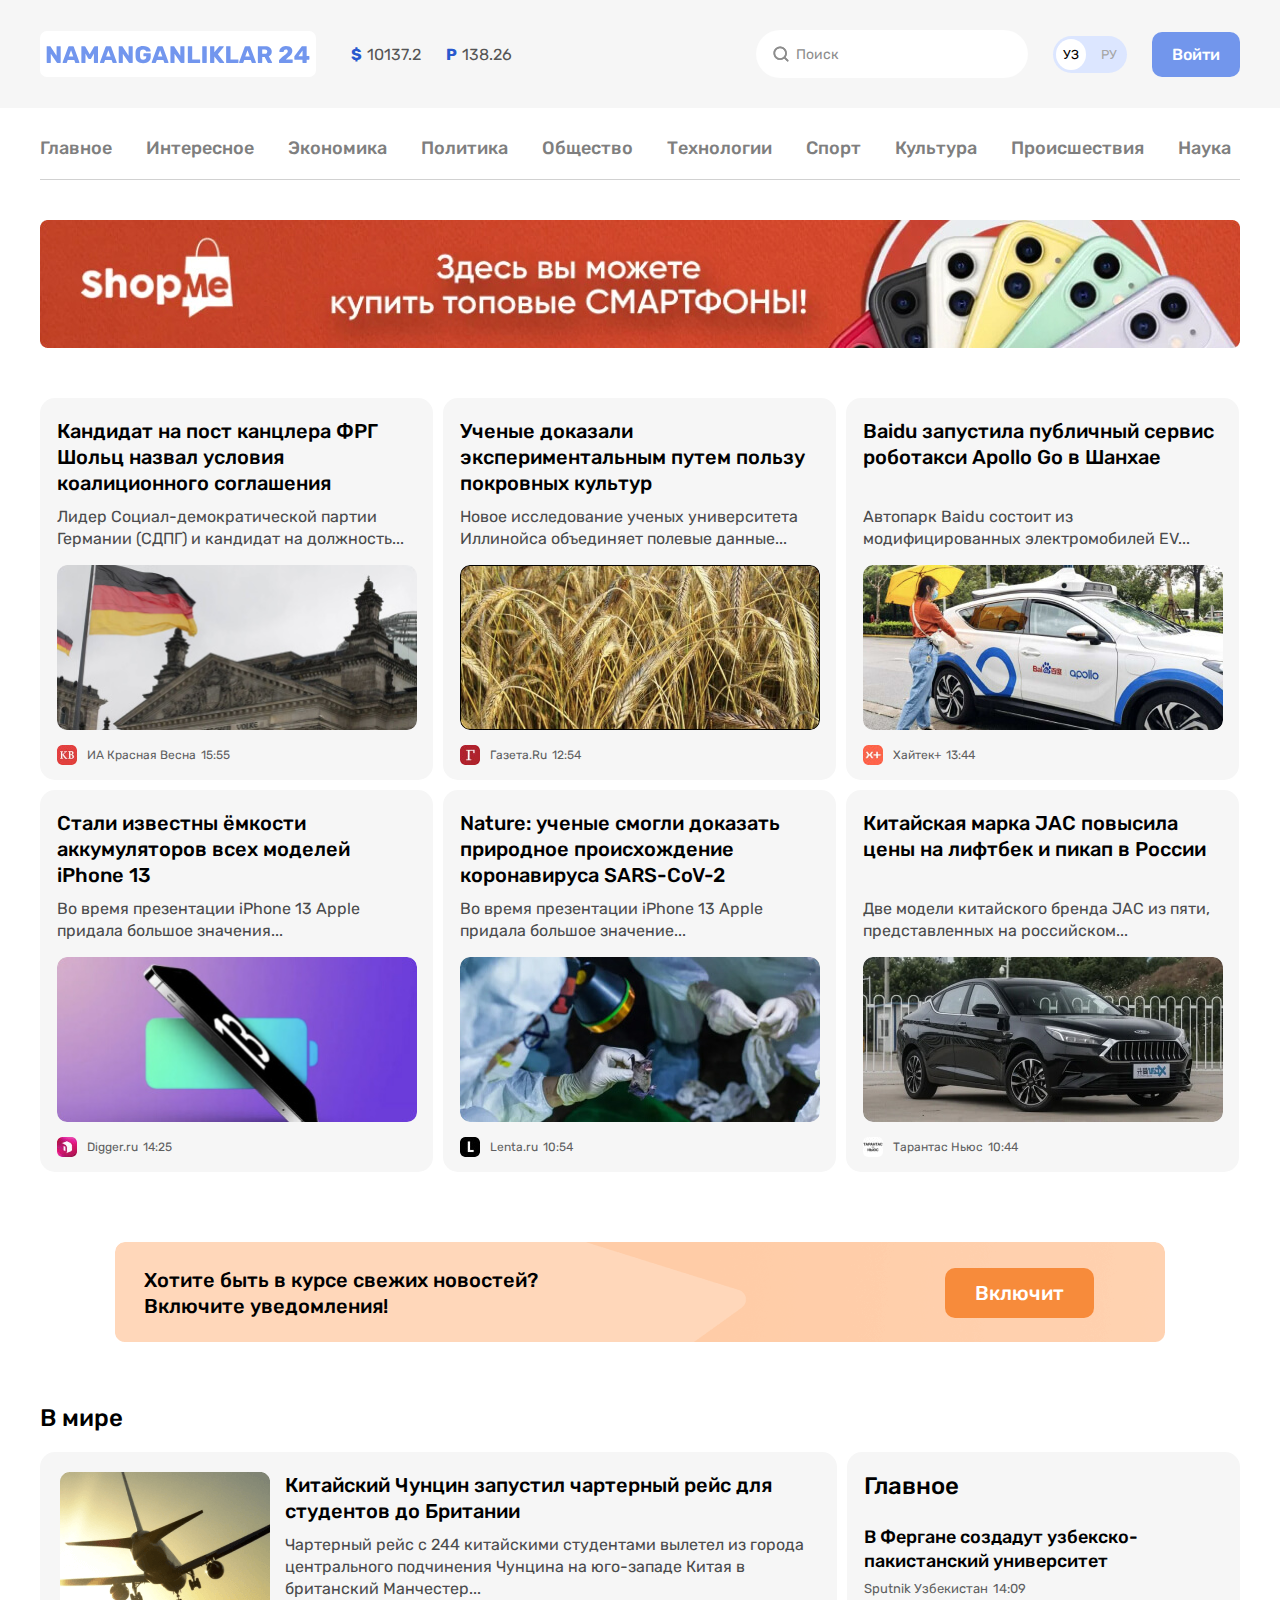
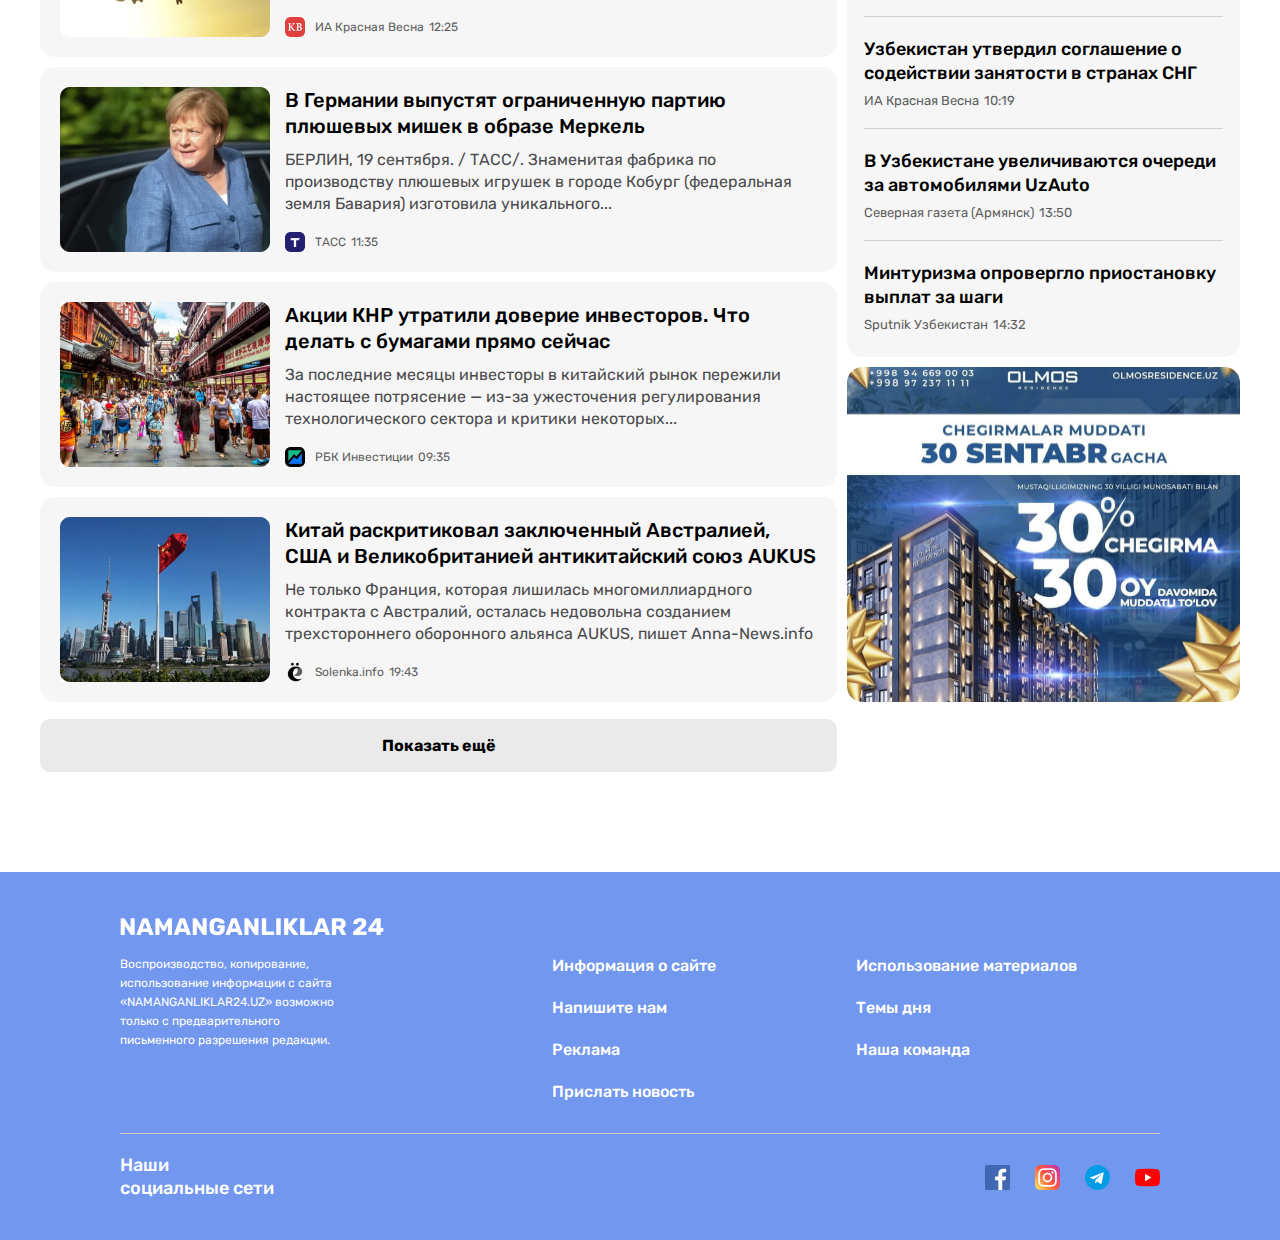
<file: index.html>
<!DOCTYPE html>
<html lang="uz">

<head>
  <meta charset="UTF-8">
  <meta http-equiv="X-UA-Compatible" content="IE=edge">
  <meta name="viewport" content="width=device-width, initial-scale=1.0">
  <title>Namanganliklar 24</title>

  <!-- Styles -->
  <link rel="stylesheet" href="css/normalize.css">
  <link rel="stylesheet" href="css/main.css">

</head>

<body>
  <!-- Site Header -->
  <header class="site-header">

    <!-- Site-header-MAIN -->
    <div class="site-header-main">
      <div class="container site-header-main-container">

        <!-- Site-header-Logo -->
        <a class="site-header-logo" href="index.html">
          <img class="site-header-logo-image" src="img/logo.svg" alt="logo" height='28' width='264'>
        </a>

        <!-- Currency -->
        <div class="currencies">
          <span class="currencies-item currency">
            <strong class="currency-type">$ </strong>
            10137.2
          </span>
          <span class="currencies-item currency">
            <strong class="currency-type">P </strong>
            138.26
          </span>
        </div>
        <!-- Search field -->
        <form class="site-search-form" action="#" method='GET'>
          <!-- <i></i> -->
          <input class="site-search-input" aria-label='Поиск' type="search" id="search" placeholder="Поиск"
            name="search">
        </form>

        <!-- Languages-button -->
        <div class="language-button">
          <a class="language-button-link language-button-link-active" href="#">УЗ</a>
          <a class="language-button-link" href="#">РУ</a>
        </div>

        <!--Login-link-->
        <a class='login-button' href="#">Войти</a>

      </div>
    </div>

    <!-- Site-header-BOTTOM -->
    <div class="site-header-bottom">
      <div class="container site-header-bottom-container">

        <!-- Sitenav -->
        <nav class="sitenav">
          <ul class="sitenav-list">
            <li class="sitenav-item">
              <a class="sitenav-link" href="index.html">Главное</a>
            </li>
            <li class="sitenav-item">
              <a class="sitenav-link" href="news-list.html">Интересное</a>
            </li>
            <li class="sitenav-item">
              <a class="sitenav-link" href="news-list.html">Экономика</a>
            </li>
            <li class="sitenav-item">
              <a class="sitenav-link" href="news-list.html">Политика</a>
            </li>
            <li class="sitenav-item">
              <a class="sitenav-link" href="news-list.html">Общество</a>
            </li>
            <li class="sitenav-item">
              <a class="sitenav-link" href="news-list.html">Технологии</a>
            </li>
            <li class="sitenav-item">
              <a class="sitenav-link" href="news-list.html">Спорт</a>
            </li>
            <li class="sitenav-item">
              <a class="sitenav-link" href="news-list.html">Культура</a>
            </li>
            <li class="sitenav-item">
              <a class="sitenav-link" href="news-list.html">Происшествия</a>
            </li>
            <li class="sitenav-item">
              <a class="sitenav-link" href="news-list.html"> Наука</a>
            </li>
          </ul>
        </nav>

        <!--Site-header-banner-image -->
        <aside class="site-header-banner">
          <a class="site-header-banner-link" href="#" target='_blank'>
            <img class="site-header-banner-image" src="img/banner.jpg" alt="banner-image" width="1200" height='128'
              srcset="img/banner.jpg 1x,img/banner@2x.jpg 2x">
          </a>
        </aside>

      </div>
    </div>
  </header>

  <!-- MAIN CONTENTS -->
  <!-- <h1>All News</h1> -->
  <main class="main-content">
    <div class="container">
      <section class="main-news">

        <article class="article-card">
          <a class="article-card-link" href="#">
            <h3 class="article-card-title">Кандидат на пост канцлера ФРГ Шольц назвал условия коалиционного соглашения
            </h3>
            <p class="article-card-text">Лидер Социал-демократической партии Германии (СДПГ) и кандидат на должность...
            </p>
            <img class="article-card-image" src="img/card1.jpg" alt="news related image" width='360' height='165'>
            <div class="card-bottom">
              <img class="card-bottom-img" src="img/newspaper-img1.jpg" alt="newspaper" width="20" height="20">
              <div class="newspaper-source newspaper">
                <span class="newspaper-title">ИА Красная Весна</span>
                <time class="newspaper-time">15:55</time>
              </div>
            </div>
          </a>
        </article>
        <article class="article-card">
          <a class="article-card-link" href="#">
            <h3 class="article-card-title">Ученые доказали экспериментальным путем пользу покровных культур</h3>
            <p class="article-card-text">Новое исследование ученых университета Иллинойса объединяет полевые данные...
            </p>
            <img class="article-card-image" src="img/card2.jpg" alt="news related image" width='360' height='165'>
            <div class="card-bottom">
              <img class="card-bottom-img" src="img/newspaper-img2.jpg" alt="newspaper" width="20" height="20">
              <div class="newspaper-source newspaper">
                <span class="newspaper-title">Газета.Ru </span>
                <time class="newspaper-time">12:54</time>
              </div>
            </div>
          </a>
        </article>
        <article class="article-card">
          <a class="article-card-link" href="#">
            <h3 class="article-card-title">Baidu запустила публичный сервис роботакси Apollo Go в Шанхае</h3>
            <p class="article-card-text">Автопарк Baidu состоит из модифицированных электромобилей EV... </p>
            <img class="article-card-image" src="img/card3.jpg" alt="news related image" width='360' height='165'>
            <div class="card-bottom">
              <img class="card-bottom-img" src="img/newspaper-img3.jpg" alt="newspaper" width="20" height="20">
              <div class="newspaper-source newspaper">
                <span class="newspaper-title">Хайтек+ </span>
                <time class="newspaper-time">13:44</time>
              </div>
            </div>
          </a>
        </article>
        <article class="article-card">
          <a class="article-card-link" href="#">
            <h3 class="article-card-title">Стали известны ёмкости аккумуляторов всех моделей iPhone 13</h3>
            <p class="article-card-text">Во время презентации iPhone 13 Apple придала большое значения...</p>
            <img class="article-card-image" src="img/card4.jpg" alt="news related image" width='360' height='165'>
            <div class="card-bottom">
              <img class="card-bottom-img" src="img/newspaper-img4.jpg" alt="newspaper" width="20" height="20">
              <div class="newspaper-source newspaper">
                <span class="newspaper-title">Digger.ru </span>
                <time class="newspaper-time">14:25</time>
              </div>
            </div>
          </a>
        </article>
        <article class="article-card">
          <a class="article-card-link" href="#">
            <h3 class="article-card-title">Nature: ученые смогли доказать природное происхождение коронавируса
              SARS-CoV-2</h3>
            <p class="article-card-text">Во время презентации iPhone 13 Apple придала большое значение...</p>
            <img class="article-card-image" src="img/card5.jpg" alt="news related image" width='360' height='165'>
            <div class="card-bottom">
              <img class="card-bottom-img" src="img/newspaper-img5.jpg" alt="newspaper" width="20" height="20">
              <div class="newspaper-source newspaper">
                <span class="newspaper-title">Lenta.ru </span>
                <time class="newspaper-time">10:54</time>
              </div>
            </div>
          </a>
        </article>
        <article class="article-card">
          <a class="article-card-link" href="#">
            <h3 class="article-card-title">Китайская марка JAC повысила цены на лифтбек и пикап в России</h3>
            <p class="article-card-text">Две модели китайского бренда JAC из пяти, представленных на российском...</p>
            <img class="article-card-image" src="img/card6.jpg" alt="news related image" width='360' height='165'>
            <div class="card-bottom">
              <img class="card-bottom-img" src="img/newspaper-img6.jpg" alt="newspaper" width="20" height="20">
              <div class="newspaper-source newspaper">
                <span class="newspaper-title">Тарантас Ньюс </span>
                <time class="newspaper-time">10:44</time>
              </div>
            </div>
          </a>
        </article>
      </section>

      <section class="notice-banner">
        <p class="notice-banner-text">Хотите быть в курсе свежих новостей? <br>
          Включите уведомления!
        </p>
        <button class="orange-button " id='modalButton' type="button">Включит </button>
      </section>

      <div class="world-news">

        <div class="global-and-local-news">
          <div class="world-news-articles">

            <h2 class="world-news-heading">В мире</h2>

            <article class="world-news-article">
              <img class="world-news-article-img" src="img/world-1.png" alt="related to news image" width='210'
                height='165'>
              <div class="world-news-article-content">
                <h3 class="world-news-article-title">
                  <a class="world-news-article-link" href="#">
                    Китайский Чунцин запустил чартерный рейс для студентов до Британии
                  </a>
                </h3>
                <p class="world-news-article-text">
                  Чартерный рейс с 244 китайскими студентами вылетел из города центрального подчинения Чунцина на
                  юго-западе Китая в британский Манчестер...
                </p>
                <div class="card-bottom world-news-article-footer">
                  <img class="card-bottom-img" src="img/world-small-1.jpg" alt="newspaper" width="20" height="20">
                  <div class="newspaper-source newspaper">
                    <span class="newspaper-title">ИА Красная Весна </span>
                    <time class="newspaper-time">12:25</time>
                  </div>
                </div>
              </div>
            </article>
            <article class="world-news-article">
              <img class="world-news-article-img" src="img/world-2.jpg" alt="related to news image" width='210'
                height='165'>
              <div class="world-news-article-content">
                <h3 class="world-news-article-title">
                  <a class="world-news-article-link" href="#">
                    В Германии выпустят ограниченную партию плюшевых мишек в образе Меркель
                  </a>
                </h3>
                <p class="world-news-article-text">
                  БЕРЛИН, 19 сентября. / ТАСС/. Знаменитая фабрика по производству плюшевых игрушек в городе Кобург
                  (федеральная земля Бавария) изготовила уникального...
                </p>
                <div class="card-bottom world-news-article-footer">
                  <img class="card-bottom-img" src="img/world-small-2.jpg" alt="newspaper" width="20" height="20">
                  <div class="newspaper-source newspaper">
                    <span class="newspaper-title">ТАСС </span>
                    <time class="newspaper-time">11:35</time>
                  </div>
                </div>
              </div>
            </article>
            <article class="world-news-article">
              <img class="world-news-article-img" src="img/world-3.jpg" alt="related to news image" width='210'
                height='165'>
              <div class="world-news-article-content">
                <h3 class="world-news-article-title">
                  <a class="world-news-article-link" href="#">
                    Акции КНР утратили доверие инвесторов. Что делать с бумагами прямо сейчас
                  </a>
                </h3>
                <p class="world-news-article-text">
                  За последние месяцы инвесторы в китайский рынок пережили настоящее потрясение — из-за ужесточения
                  регулирования технологического сектора и критики некоторых...
                </p>
                <div class="card-bottom world-news-article-footer">
                  <img class="card-bottom-img" src="img/world-small-3.jpg" alt="newspaper" width="20" height="20">
                  <div class="newspaper-source newspaper">
                    <span class="newspaper-title">РБК Инвестиции</span>
                    <time class="newspaper-time"> 09:35</time>
                  </div>
                </div>
              </div>
            </article>
            <article class="world-news-article">
              <img class="world-news-article-img" src="img/world-4.jpg" alt="related to news image" width='210'
                height='165'>
              <div class="world-news-article-content">
                <h3 class="world-news-article-title">
                  <a class="world-news-article-link" href="#">
                    Китай раскритиковал заключенный Австралией, США и Великобританией антикитайский союз AUKUS
                  </a>
                </h3>
                <p class="world-news-article-text">
                  Не только Франция, которая лишилась многомиллиардного контракта с Австралий, осталась недовольна
                  созданием трехстороннего оборонного альянса AUKUS, пишет Anna-News.info
                </p>
                <div class="card-bottom world-news-article-footer">
                  <img class="card-bottom-img" src="img/world-small-4.png" alt="newspaper" width="20" height="20">
                  <div class="newspaper-source newspaper">
                    <span class="newspaper-title">Solenka.info</span>
                    <time class="newspaper-time"> 19:43</time>
                  </div>
                </div>
              </div>
            </article>

            <button class="show-more-button" type="button">Показать ещё </button>
          </div>
          <div class="local-news">

            <div class="local-sidebar-news">
              <h2 class="local-news-heading">Главное</h2>
              <ul class="local-sidebar-news-list">
                <li class="local-sidebar-news-item">
                  <h3 class="local-sidebar-news-title">
                    <a class="local-sidebar-news-link" href="#">
                      В Фергане создадут узбекско-пакистанский университет</a></h3>
                  <div class="newspaper-source newspaper sidebar-newspaper">
                    <span class="newspaper-title">Sputnik Узбекистан</span>
                    <time class="newspaper-time"> 14:09 </time>
                  </div>
                </li>
                <li class="local-sidebar-news-item">
                  <h3 class="local-sidebar-news-title">
                    <a class="local-sidebar-news-link" href="#">
                      Узбекистан утвердил соглашение о содействии занятости в странах СНГ</a></h3>
                  <div class="newspaper-source newspaper sidebar-newspaper">
                    <span class="newspaper-title">ИА Красная Весна</span>
                    <time class="newspaper-time"> 10:19</time>
                  </div>
                </li>
                <li class="local-sidebar-news-item">
                  <h3 class="local-sidebar-news-title">
                    <a class="local-sidebar-news-link" href="#">
                      В Узбекистане увеличиваются очереди за автомобилями UzAuto</a></h3>
                  <div class="newspaper-source newspaper sidebar-newspaper">
                    <span class="newspaper-title">Северная газета (Армянск)</span>
                    <time class="newspaper-time"> 13:50</time>
                  </div>
                </li>
                <li class="local-sidebar-news-item">
                  <h3 class="local-sidebar-news-title">
                    <a class="local-sidebar-news-link" href="#">
                      Минтуризма опровергло приостановку выплат за шаги</a></h3>
                  <div class="newspaper-source newspaper sidebar-newspaper">
                    <span class="newspaper-title">Sputnik Узбекистан</span>
                    <time class="newspaper-time"> 14:32</time>
                  </div>
                </li>
              </ul>
            </div>
            <img class="local-news-ad" src="img/olmos-ad.jpg" alt="olmos advertisement">
          </div>
        </div>
      </div>
    </div>
  </main>

  <!-- SITE FOOTER -->
  <footer class="site-footer">
    <div class="container footer-container">
      <div class="site-footer-logo">
        <a class="site-footer-logo-link" href="index.html">
          <img class="site-footer-logo-img" src="img/footer-logo.svg" alt="site-footer-logo" width="264" height="28">
        </a>
      </div>
      <div class="site-footer-info">
        <div class="site-footer-about">
          Воспроизводство, копирование, использование информации с сайта «NAMANGANLIKLAR24.UZ» возможно только с
          предварительного письменного разрешения редакции.
        </div>
        <div class="site-footer-links-wrapper">
          <ul class="site-footer-links">
            <li class="site-footer-item">
              <a href="#" class="site-footer-link">Информация о сайте</a>
            </li>
            <li class="site-footer-item">
              <a href="contact.html" class="site-footer-link">Напишите нам</a>
            </li>
            <li class="site-footer-item">
              <a href="#" class="site-footer-link">Реклама</a>
            </li>
            <li class="site-footer-item">
              <a href="#" class="site-footer-link">Прислать новость</a>
            </li>
          </ul>

          <ul class="site-footer-links">
            <li class="site-footer-item">
              <a href="#" class="site-footer-link">Использование материалов</a>
            </li>
            <li class="site-footer-item">
              <a href="#" class="site-footer-link">Темы дня</a>
            </li>
            <li class="site-footer-item">
              <a href="#" class="site-footer-link">Наша команда</a>
            </li>
          </ul>
        </div>
      </div>
      <hr class="site-footer-divider">
      <div class="site-footer-bottom">
        <h3 class="social-media-title">Наши <br> социальные сети</h3>
        <ul class="socials-list">
          <li class="socials-item">
            <a href="https://https://www.facebook.com/" class="socials-link" target="_blank">
              <img class="socials-img" src="img/facebook-icon.svg" alt="facebook" width="25" height="25">
            </a>
          </li>
          <li class="socials-item">
            <a href="#" class="socials-link" target="_blank">
              <img class="socials-img" src="img/instagram-icon.png" alt="instagram" width="25" height="25">
            </a>
          </li>
          <li class="socials-item">
            <a href="#" class="socials-link" target="_blank">
              <img class="socials-img" src="img/telegram-icon.svg" alt="telegram" width="25" height="25">
            </a>
          </li>
          <li class="socials-item">
            <a href="#" class="socials-link" target="_blank">
              <img class="socials-img" src="img/youtube-icon.svg" alt="youtube" width="25" height="25">
            </a>
          </li>
        </ul>
      </div>
    </div>
  </footer>

  <!-- MODAL WINDOW -->
  <section class="modal ">
    <div class="modal-dialog">
      <div class="modal-content">
        <p class=" modal-notice-banner-text">Хотите быть в курсе свежих новостей? <br>
          Включите уведомления!
        </p>
        <button class="orange-button modal-opener" id="modal-closer" type="button">Включит </button>
      </div>
      <span class ="x-button" id="close-button">
        <svg width="15" height="15" viewBox="0 0 14 14" fill="none" xmlns="http://www.w3.org/2000/svg">
          <path
            d="M13.3002 0.710001C12.9102 0.320001 12.2802 0.320001 11.8902 0.710001L7.00022 5.59L2.11022 0.700001C1.72022 0.310001 1.09021 0.310001 0.700215 0.700001C0.310215 1.09 0.310215 1.72 0.700215 2.11L5.59022 7L0.700215 11.89C0.310215 12.28 0.310215 12.91 0.700215 13.3C1.09021 13.69 1.72022 13.69 2.11022 13.3L7.00022 8.41L11.8902 13.3C12.2802 13.69 12.9102 13.69 13.3002 13.3C13.6902 12.91 13.6902 12.28 13.3002 11.89L8.41021 7L13.3002 2.11C13.6802 1.73 13.6802 1.09 13.3002 0.710001V0.710001Z"
            fill="black" />
        </svg>
      </span>
    </div>
  </section>

  <script>
    const elModalOpener = document.querySelector('#modalButton');
    const elModal = document.querySelector('.modal');
    const elModalCloser = document.querySelector('#close-button');


    elModalOpener.addEventListener('click', () => {
      elModal.classList.add('modal-open');
    })

    elModalCloser.addEventListener('click', () => {
      elModal.classList.remove('modal-open'); 
    })
  </script>
</body>

</html>
</file>
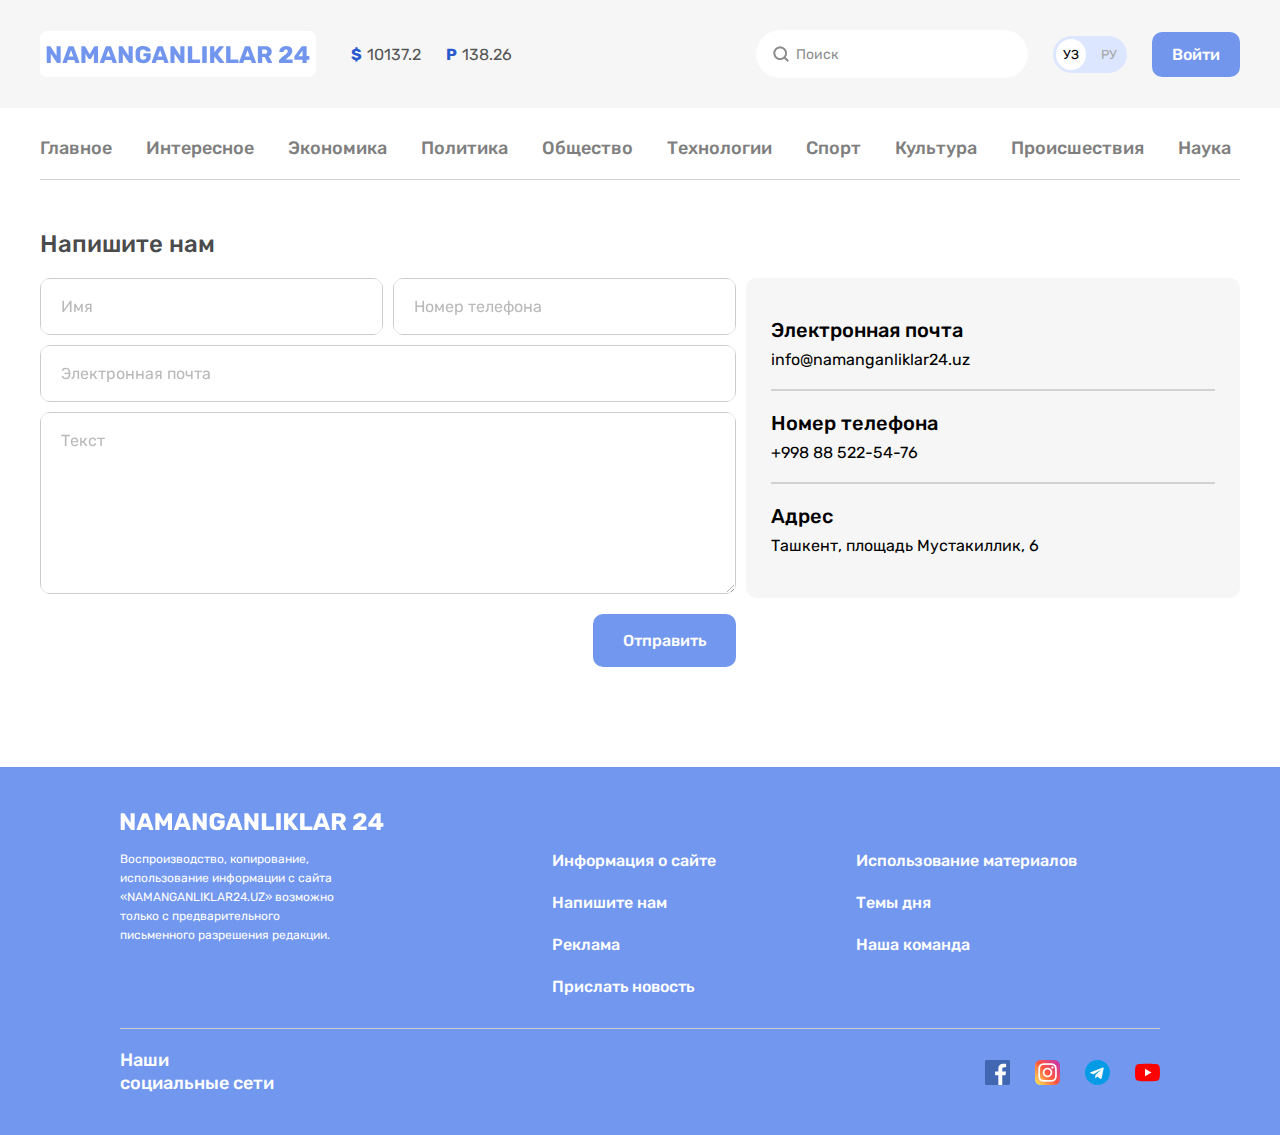
<file: contact.html>
<!DOCTYPE html>
<html lang="uz">

<head>
    <meta charset="UTF-8">
    <meta http-equiv="X-UA-Compatible" content="IE=edge">
    <meta name="viewport" content="width=device-width, initial-scale=1.0">
    <title>Namanganliklar 24 || Contact page</title>

    <!-- Styles -->
    <link rel="stylesheet" href="css/normalize.css">
    <link rel="stylesheet" href="css/main.css">

</head>

<body>
    <!-- Site Header -->
    <header class="site-header">

        <!-- Site-header-MAIN -->
        <div class="site-header-main">
            <div class="container site-header-main-container">

                <!-- Site-header-Logo -->
                <a class="site-header-logo" href="index.html">
                    <img class="site-header-logo-image" src="img/logo.svg" alt="logo" height='28' width='264'>
                </a>

                <!-- Currency -->
                <div class="currencies">
                    <span class="currencies-item currency">
                        <strong class="currency-type">$ </strong>
                        10137.2
                    </span>
                    <span class="currencies-item currency">
                        <strong class="currency-type">P </strong>
                        138.26
                    </span>
                </div>
                <!-- Search field -->
                <form class="site-search-form" action="#" method='GET'>
                    <!-- <i></i> -->
                    <input class="site-search-input" aria-label='Поиск' type="search" id="search" placeholder="Поиск"
                        name="search">
                </form>

                <!-- Languages-button -->
                <div class="language-button">
                    <a class="language-button-link language-button-link-active" href="#">УЗ</a>
                    <a class="language-button-link" href="#">РУ</a>
                </div>

                <!--Login-link-->
                <a class='login-button' href="#">Войти</a>

            </div>
        </div>

        <!-- Site-header-BOTTOM -->
        <div class="site-header-bottom">
            <div class="container site-header-bottom-container">

                <!-- Sitenav -->
                <nav class="sitenav">
                    <ul class="sitenav-list">
                        <li class="sitenav-item">
                            <a class="sitenav-link" href="index.html">Главное</a>
                        </li>
                        <li class="sitenav-item">
                            <a class="sitenav-link" href="news-list.html">Интересное</a>
                        </li>
                        <li class="sitenav-item">
                            <a class="sitenav-link" href="#">Экономика</a>
                        </li>
                        <li class="sitenav-item">
                            <a class="sitenav-link" href="#">Политика</a>
                        </li>
                        <li class="sitenav-item">
                            <a class="sitenav-link" href="#">Общество</a>
                        </li>
                        <li class="sitenav-item">
                            <a class="sitenav-link" href="#">Технологии</a>
                        </li>
                        <li class="sitenav-item">
                            <a class="sitenav-link" href="#">Спорт</a>
                        </li>
                        <li class="sitenav-item">
                            <a class="sitenav-link" href="#">Культура</a>
                        </li>
                        <li class="sitenav-item">
                            <a class="sitenav-link" href="index.html">Происшествия</a>
                        </li>
                        <li class="sitenav-item">
                            <a class="sitenav-link" href="index.html"> Наука</a>
                        </li>
                    </ul>
                </nav>
            </div>
        </div>
    </header>

    <main class="main-content">
        <div class="container">

            <h2 class="main-content__title">Напишите нам</h2>
            <div class="contact-form">
                <form class="form-table form" action="#" method="post">
                    <div class="form-box-wrapper">
                        <div class="form-box">
                            <input class="form-box-input" type="text" name='name' placeholder="Имя" aria-label="Имя"
                                required>
                        </div>
                        <div class="form-box">
                            <input class="form-box-input" type="tel" name='tel' placeholder="Номер телефона"
                                aria-label="Номер телефона" required>
                        </div>
                    </div>
                    <div class="form-box">
                        <input class="form-box-input" type="email" name='email' placeholder="Электронная почта"
                            aria-label="Электронная почта" required>
                    </div>
                    <div class="form-box textarea-box">
                        <textarea class=" form-box-textarea textarea" name="text" placeholder="Текст" aria-label="Текст" required></textarea> <!-- TODO:  placeholder="Текст" chiqmadi -->
                    </div>

                    <button type='submit' class="form-table-button">Отправить</button>
                </form>

                <div class="contacts">
                    <div class="contacts__info-list">

                        <p class="contacts-info ">Электронная почта</p>
                        <a class="details" href="mailto:info@namanganliklar24.uz">info@namanganliklar24.uz</a>  
                        <hr>
    
                        <p class="contacts-info  ">Номер телефона</p>
                        <a  class="details" href="tel:998 88 522-54-76"> +998 88 522-54-76</a>
                        <hr>
    
                        <p class="contacts-info ">Адрес</p>
                        <span class="details">Ташкент, площадь Мустакиллик, 6 </span>
                    </div>

                </div>

            </div>
        </div>
    </main>


    <!-- SITE FOOTER -->
    <footer class="site-footer">
        <div class="container footer-container">
            <div class="site-footer-logo">
                <a class="site-footer-logo-link" href="index.html">
                    <img class="site-footer-logo-img" src="img/footer-logo.svg" alt="site-footer-logo" width="264"
                        height="28">
                </a>
            </div>
            <div class="site-footer-info">
                <div class="site-footer-about">
                    Воспроизводство, копирование, использование информации с сайта «NAMANGANLIKLAR24.UZ» возможно только
                    с
                    предварительного письменного разрешения редакции.
                </div>
                <div class="site-footer-links-wrapper">
                    <ul class="site-footer-links">
                        <li class="site-footer-item">
                            <a href="#" class="site-footer-link">Информация о сайте</a>
                        </li>
                        <li class="site-footer-item">
                            <a href="contact.html" class="site-footer-link">Напишите нам</a>
                        </li>
                        <li class="site-footer-item">
                            <a href="#" class="site-footer-link">Реклама</a>
                        </li>
                        <li class="site-footer-item">
                            <a href="#" class="site-footer-link">Прислать новость</a>
                        </li>
                    </ul>

                    <ul class="site-footer-links">
                        <li class="site-footer-item">
                            <a href="#" class="site-footer-link">Использование материалов</a>
                        </li>
                        <li class="site-footer-item">
                            <a href="#" class="site-footer-link">Темы дня</a>
                        </li>
                        <li class="site-footer-item">
                            <a href="#" class="site-footer-link">Наша команда</a>
                        </li>
                    </ul>
                </div>
            </div>
            <hr class="site-footer-divider">
            <div class="site-footer-bottom">
                <h3 class="social-media-title">Наши <br> социальные сети</h3>
                <ul class="socials-list">
                    <li class="socials-item">
                        <a href="https://https://www.facebook.com/" class="socials-link" target="_blank">
                            <img class="socials-img" src="img/facebook-icon.svg" alt="facebook" width="25" height="25">
                        </a>
                    </li>
                    <li class="socials-item">
                        <a href="#" class="socials-link" target="_blank">
                            <img class="socials-img" src="img/instagram-icon.png" alt="instagram" width="25"
                                height="25">
                        </a>
                    </li>
                    <li class="socials-item">
                        <a href="#" class="socials-link" target="_blank">
                            <img class="socials-img" src="img/telegram-icon.svg" alt="telegram" width="25" height="25">
                        </a>
                    </li>
                    <li class="socials-item">
                        <a href="#" class="socials-link" target="_blank">
                            <img class="socials-img" src="img/youtube-icon.svg" alt="youtube" width="25" height="25">
                        </a>
                    </li>
                </ul>
            </div>
        </div>
    </footer>
</body>

</html>
</file>
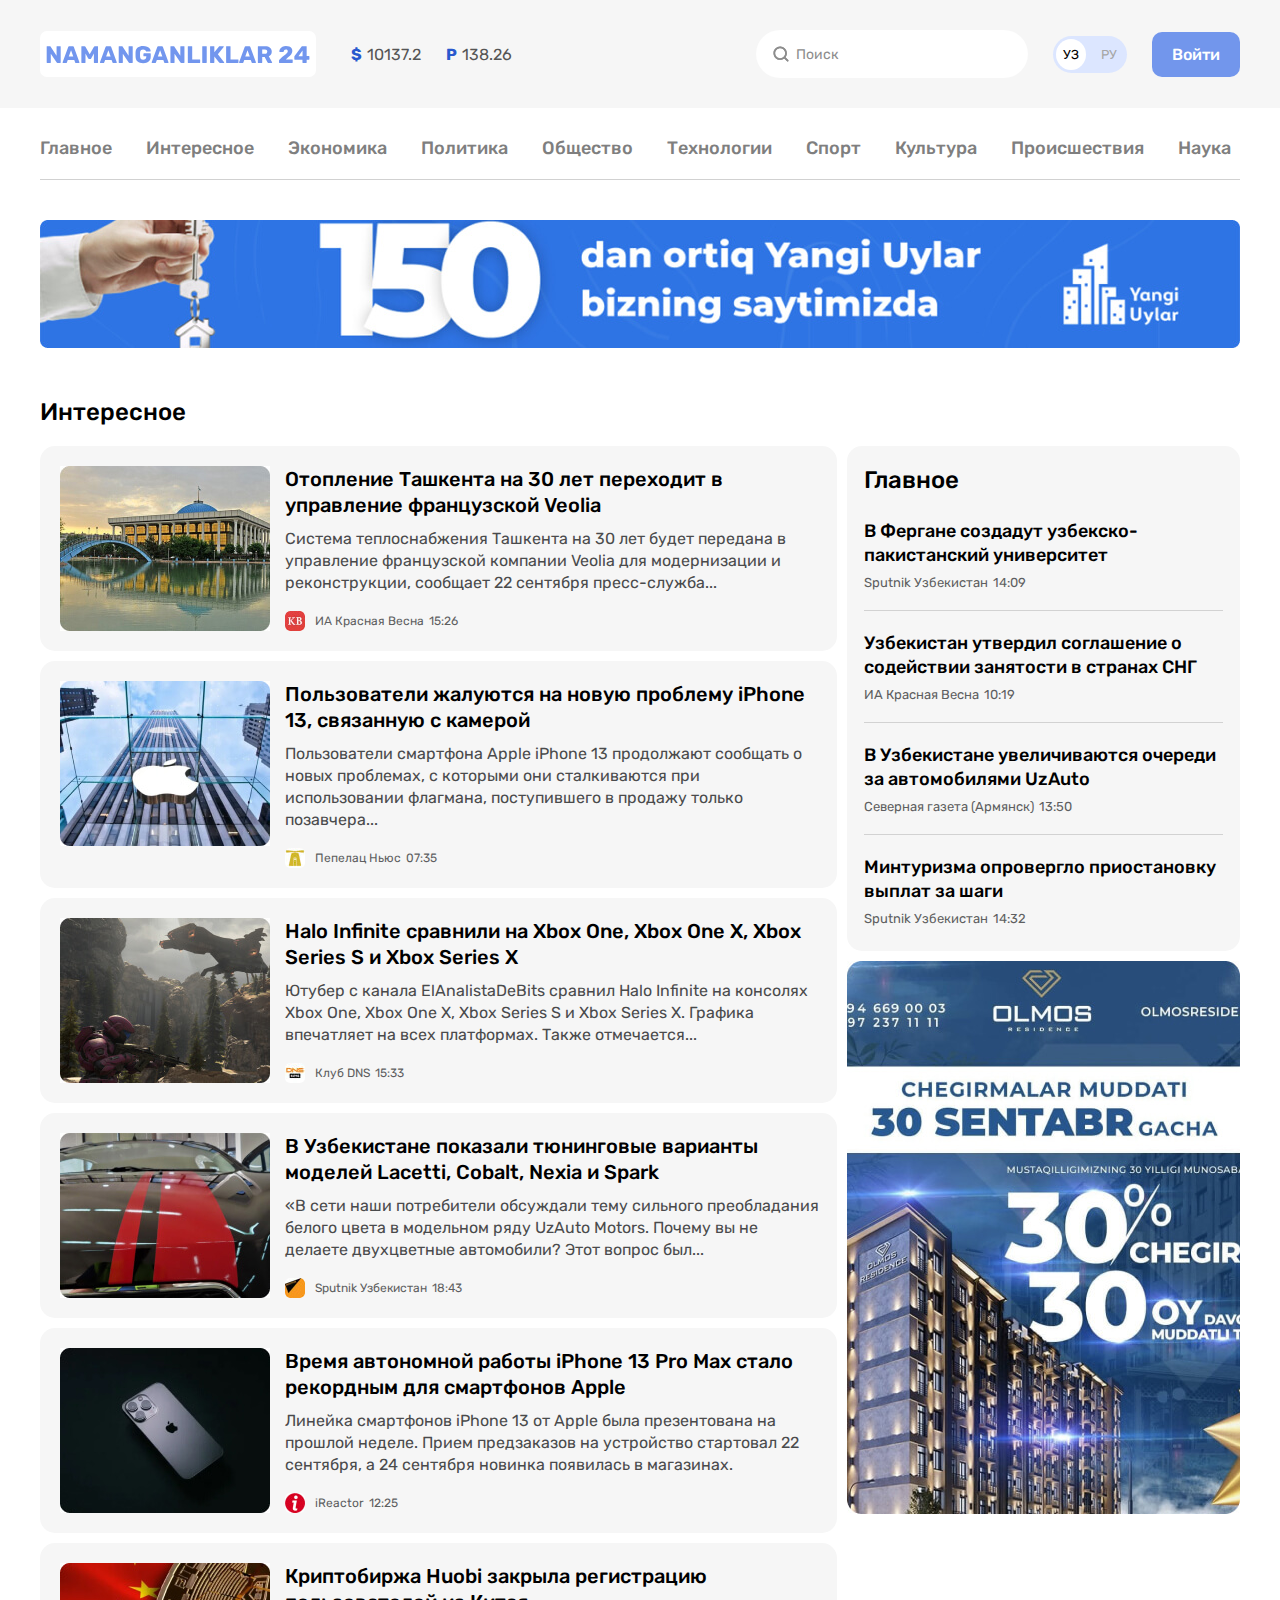
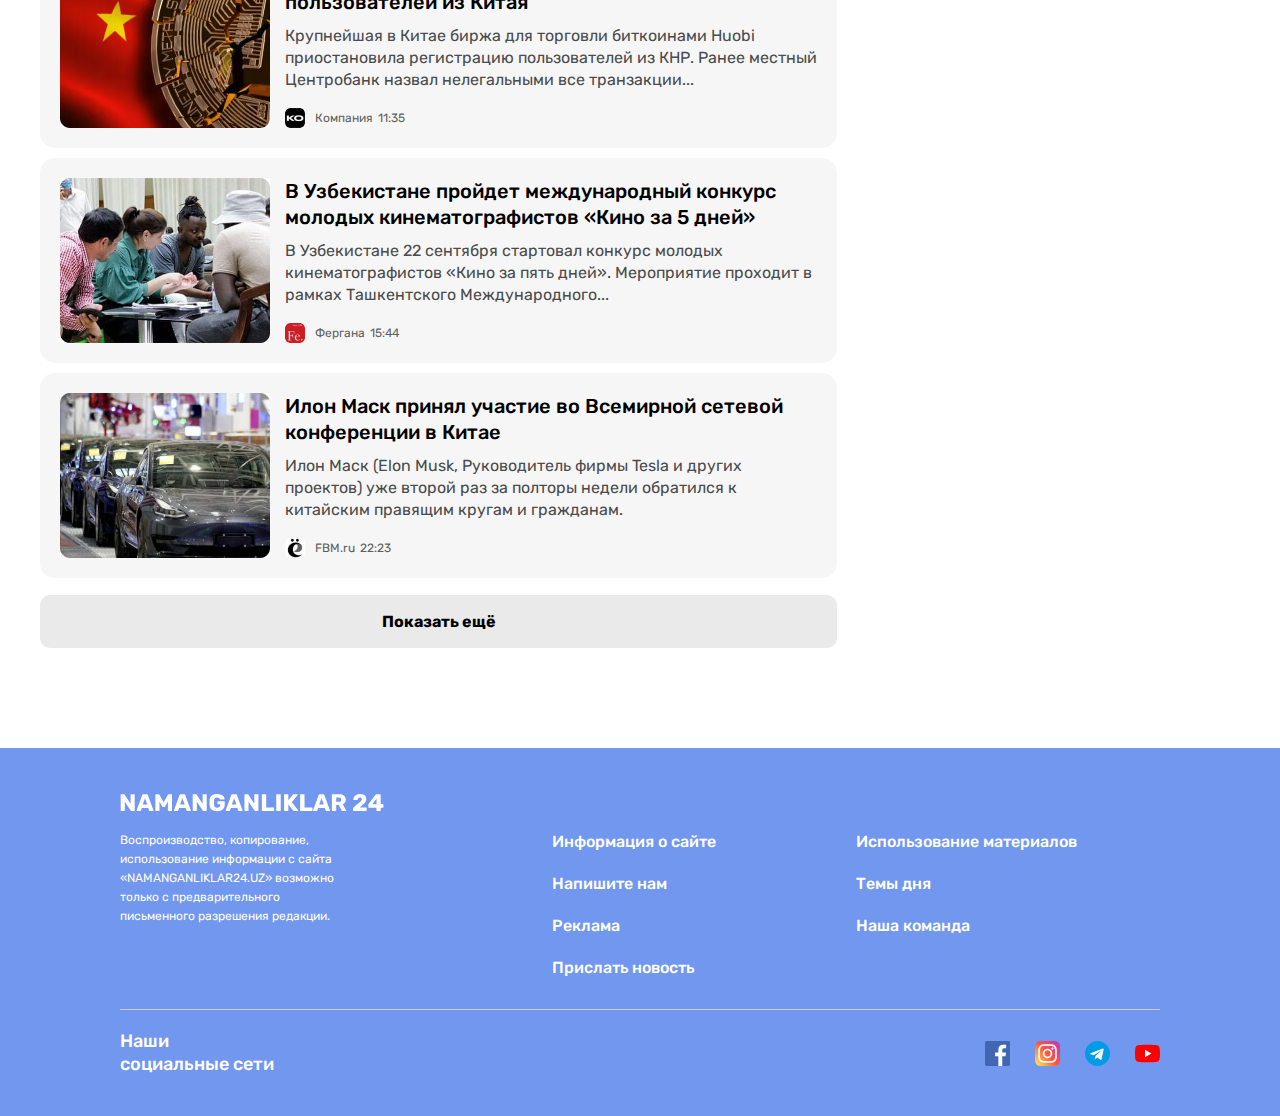
<file: news-list.html>
<!DOCTYPE html>
<html lang="uz">

<head>
  <meta charset="UTF-8">
  <meta http-equiv="X-UA-Compatible" content="IE=edge">
  <meta name="viewport" content="width=device-width, initial-scale=1.0">
  <title>Namanganliklar 24  || News-list</title>

  <!-- Styles -->
  <link rel="stylesheet" href="css/normalize.css">
  <link rel="stylesheet" href="css/main.css">

</head>

<body>
  <!-- Site Header -->
  <header class="site-header">

    <!-- Site-header-MAIN -->
    <div class="site-header-main">
      <div class="container site-header-main-container">

        <!-- Site-header-Logo -->
        <a class="site-header-logo" href="index.html">
          <img class="site-header-logo-image" src="img/logo.svg" alt="logo" height='28' width='264'>
        </a>

        <!-- Currency -->
        <div class="currencies">
          <span class="currencies-item currency">
            <strong class="currency-type">$ </strong>
            10137.2
          </span>
          <span class="currencies-item currency">
            <strong class="currency-type">P </strong>
            138.26
          </span>
        </div>
        <!-- Search field -->
        <form class="site-search-form" action="#" method='GET'>
          <!-- <i></i> -->
          <input class="site-search-input" aria-label='Поиск' type="search" id="search" placeholder="Поиск"
            name="search">
        </form>

        <!-- Languages-button -->
        <div class="language-button">
          <a class="language-button-link language-button-link-active" href="#">УЗ</a>
          <a class="language-button-link" href="#">РУ</a>
        </div>

        <!--Login-link-->
        <a class='login-button' href="#">Войти</a>

      </div>
    </div>

    <!-- Site-header-BOTTOM -->
    <div class="site-header-bottom">
      <div class="container site-header-bottom-container">

        <!-- Sitenav -->
        <nav class="sitenav">
          <ul class="sitenav-list">
            <li class="sitenav-item">
              <a class="sitenav-link" href="index.html">Главное</a>
            </li>
            <li class="sitenav-item">
              <a class="sitenav-link" href="news-list.html">Интересное</a>
            </li>
            <li class="sitenav-item">
              <a class="sitenav-link" href="#">Экономика</a>
            </li>
            <li class="sitenav-item">
              <a class="sitenav-link" href="#">Политика</a>
            </li>
            <li class="sitenav-item">
              <a class="sitenav-link" href="#">Общество</a>
            </li>
            <li class="sitenav-item">
              <a class="sitenav-link" href="#">Технологии</a>
            </li>
            <li class="sitenav-item">
              <a class="sitenav-link" href="#">Спорт</a>
            </li>
            <li class="sitenav-item">
              <a class="sitenav-link" href="#">Культура</a>
            </li>
            <li class="sitenav-item">
              <a class="sitenav-link" href="index.html">Происшествия</a>
            </li>
            <li class="sitenav-item">
              <a class="sitenav-link" href="index.html"> Наука</a>
            </li>
          </ul>
        </nav>

        <!--Site-header-banner-image -->
        <aside class="site-header-banner">
          <a class="site-header-banner-link" href="#" target='_blank'>
            <img class="site-header-banner-image" src="img/list-banner.jpg" alt="banner-image" width="1200" height='128'
              srcset="img/list-banner.jpg 1x,img/list-banner@2x.jpg 2x">
          </a>
        </aside>

      </div>
    </div>
  </header>

  <!-- MAIN CONTENTS -->
  <!-- <h1>All News</h1> -->
  <main class="main-content">
    <div class="container">

      <div class="world-news">

        <div class="global-and-local-news">
          <div class="world-news-articles">

            <h2 class="world-news-heading">Интересное</h2>

            <article class="world-news-article">
              <img class="world-news-article-img" src="img/list1.jpg" alt="related to news image" width='210'
                height='165'>
              <div class="world-news-article-content">
                <h3 class="world-news-article-title">
                  <a class="world-news-article-link" href="#">
                    Отопление Ташкента на 30 лет переходит в управление французской Veolia
                  </a>
                </h3>
                <p class="world-news-article-text">
                  Система теплоснабжения Ташкента на 30 лет будет передана в управление французской компании Veolia для модернизации и реконструкции, сообщает 22 сентября пресс-служба...
                </p>
                <div class="card-bottom world-news-article-footer">
                  <img class="card-bottom-img" src="img/list-newspaper1.jpg" alt="newspaper" width="20" height="20">
                  <div class="newspaper-source newspaper">
                    <span class="newspaper-title">ИА Красная Весна </span>
                    <time class="newspaper-time">15:26</time>
                  </div>
                </div>
              </div>
            </article>

            <article class="world-news-article">
              <img class="world-news-article-img" src="img/list2.jpg" alt="related to news image" width='210'
                height='165'>
              <div class="world-news-article-content">
                <h3 class="world-news-article-title">
                  <a class="world-news-article-link" href="#">
                    Пользователи жалуются на новую проблему iPhone 13, связанную с камерой
                  </a>
                </h3>
                <p class="world-news-article-text">
                  Пользователи смартфона Apple iPhone 13 продолжают сообщать о новых проблемах, с которыми они сталкиваются при использовании флагмана, поступившего в продажу только позавчера...
                </p>
                <div class="card-bottom world-news-article-footer">
                  <img class="card-bottom-img" src="img/list-newspaper2.jpg" alt="newspaper" width="20" height="20">
                  <div class="newspaper-source newspaper">
                    <span class="newspaper-title">Пепелац Ньюс</span>
                    <time class="newspaper-time"> 07:35 </time>
                  </div>
                </div>
              </div>
            </article>

            <article class="world-news-article">
              <img class="world-news-article-img" src="img/list3.jpg" alt="related to news image" width='210'
                height='165'>
              <div class="world-news-article-content">
                <h3 class="world-news-article-title">
                  <a class="world-news-article-link" href="#">
                   Halo Infinite сравнили на Xbox One, Xbox One X, Xbox Series S и Xbox Series X
                  </a>
                </h3>
                <p class="world-news-article-text">
                  Ютубер с канала ElAnalistaDeBits сравнил Halo Infinite на консолях Xbox One, Xbox One X, Xbox Series S и Xbox Series X. Графика впечатляет на всех платформах. Также отмечается...
                </p>
                <div class="card-bottom world-news-article-footer">
                  <img class="card-bottom-img" src="img/list-newspaper3.jpg" alt="newspaper" width="20" height="20">
                  <div class="newspaper-source newspaper">
                    <span class="newspaper-title">Клуб DNS</span>
                    <time class="newspaper-time">  15:33</time>
                  </div>
                </div>
              </div>
            </article>

            <article class="world-news-article">
              <img class="world-news-article-img" src="img/list4.jpg" alt="related to news image" width='210'
                height='165'>
              <div class="world-news-article-content">
                <h3 class="world-news-article-title">
                  <a class="world-news-article-link" href="#">
                   В Узбекистане показали тюнинговые варианты моделей Lacetti, Cobalt, Nexia и Spark
                  </a>
                </h3>
                <p class="world-news-article-text">
                  «В сети наши потребители обсуждали тему сильного преобладания белого цвета в модельном ряду UzAuto Motors. Почему вы не делаете двухцветные автомобили? Этот вопрос был...
                </p>
                <div class="card-bottom world-news-article-footer">
                  <img class="card-bottom-img" src="img/list-newspaper4.jpg" alt="newspaper" width="20" height="20">
                  <div class="newspaper-source newspaper">
                    <span class="newspaper-title">Sputnik Узбекистан</span>
                    <time class="newspaper-time"> 18:43</time>
                  </div>
                </div>
              </div>
            </article>

            <article class="world-news-article">
              <img class="world-news-article-img" src="img/list5.jpg" alt="related to news image" width='210'
                height='165'>
              <div class="world-news-article-content">
                <h3 class="world-news-article-title">
                  <a class="world-news-article-link" href="#">
                    Время автономной работы iPhone 13 Pro Max стало рекордным для смартфонов Apple
                  </a>
                </h3>
                <p class="world-news-article-text">
                  Линейка смартфонов iPhone 13 от Apple была презентована на прошлой неделе. Прием предзаказов на устройство стартовал 22 сентября, а 24 сентября новинка появилась в магазинах.
                </p>
                <div class="card-bottom world-news-article-footer">
                  <img class="card-bottom-img" src="img/list-newspaper5.jpg" alt="newspaper" width="20" height="20">
                  <div class="newspaper-source newspaper">
                    <span class="newspaper-title">iReactor  </span>
                    <time class="newspaper-time">12:25 </time>
                  </div>
                </div>
              </div>
            </article>

            <article class="world-news-article">
              <img class="world-news-article-img" src="img/list6.jpg" alt="related to news image" width='210'
                height='165'>
              <div class="world-news-article-content">
                <h3 class="world-news-article-title">
                  <a class="world-news-article-link" href="#">
                    Криптобиржа Huobi закрыла регистрацию пользователей из Китая
                  </a>
                </h3>
                <p class="world-news-article-text">
                  Крупнейшая в Китае биржа для торговли биткоинами Huobi приостановила регистрацию пользователей из КНР. Ранее местный Центробанк назвал нелегальными все транзакции...
                </p>
                <div class="card-bottom world-news-article-footer">
                  <img class="card-bottom-img" src="img/list-newspaper6.jpg" alt="newspaper" width="20" height="20">
                  <div class="newspaper-source newspaper">
                    <span class="newspaper-title">Компания  </span>
                    <time class="newspaper-time">11:35</time>
                  </div>
                </div>
              </div>
            </article>

            <article class="world-news-article">
              <img class="world-news-article-img" src="img/list7.jpg" alt="related to news image" width='210'
                height='165'>
              <div class="world-news-article-content">
                <h3 class="world-news-article-title">
                  <a class="world-news-article-link" href="#">
                   В Узбекистане пройдет международный конкурс молодых кинематографистов «Кино за 5 дней»
                  </a>
                </h3>
                <p class="world-news-article-text">
                  В Узбекистане 22 сентября стартовал конкурс молодых кинематографистов «Кино за пять дней». Мероприятие проходит в рамках Ташкентского Международного...
                </p>
                <div class="card-bottom world-news-article-footer">
                  <img class="card-bottom-img" src="img/list-newspaper7.jpg" alt="newspaper" width="20" height="20">
                  <div class="newspaper-source newspaper">
                    <span class="newspaper-title">Фергана </span>
                    <time class="newspaper-time">15:44</time>
                  </div>
                </div>
              </div>
            </article>

            <article class="world-news-article">
              <img class="world-news-article-img" src="img/list8.jpg" alt="related to news image" width='210'
                height='165'>
              <div class="world-news-article-content">
                <h3 class="world-news-article-title">
                  <a class="world-news-article-link" href="#">
                   Илон Маск принял участие во Всемирной сетевой конференции в Китае
                  </a>
                </h3>
                <p class="world-news-article-text">
                  Илон Маск (Elon Musk, Руководитель фирмы Tesla и других проектов) уже второй раз за полторы недели обратился к китайским правящим кругам и гражданам.
                </p>
                <div class="card-bottom world-news-article-footer">
                  <img class="card-bottom-img" src="img/list-newspaper8.jpg" alt="newspaper" width="20" height="20">
                  <div class="newspaper-source newspaper">
                    <span class="newspaper-title">FBM.ru </span>
                    <time class="newspaper-time"> 22:23</time>
                  </div>
                </div>
              </div>
            </article>

            <button class="show-more-button" type="button">Показать ещё </button>
          </div>

          <div class="local-news">
            <div class="local-sidebar-news">
              <h2 class="local-news-heading">Главное</h2>
              
              <ul class="local-sidebar-news-list">
                <li class="local-sidebar-news-item">
                  <h3 class="local-sidebar-news-title">
                    <a class="local-sidebar-news-link" href="#">
                      В Фергане создадут узбекско-пакистанский университет</a></h3>
                  <div class="newspaper-source newspaper sidebar-newspaper">
                    <span class="newspaper-title">Sputnik Узбекистан</span>
                    <time class="newspaper-time"> 14:09 </time>
                  </div>
                </li>
                <li class="local-sidebar-news-item">
                  <h3 class="local-sidebar-news-title">
                    <a class="local-sidebar-news-link" href="#">
                      Узбекистан утвердил соглашение о содействии занятости в странах СНГ</a></h3>
                  <div class="newspaper-source newspaper sidebar-newspaper">
                    <span class="newspaper-title">ИА Красная Весна</span>
                    <time class="newspaper-time"> 10:19</time>
                  </div>
                </li>
                <li class="local-sidebar-news-item">
                  <h3 class="local-sidebar-news-title">
                    <a class="local-sidebar-news-link" href="#">
                      В Узбекистане увеличиваются очереди за автомобилями UzAuto</a></h3>
                  <div class="newspaper-source newspaper sidebar-newspaper">
                    <span class="newspaper-title">Северная газета (Армянск)</span>
                    <time class="newspaper-time"> 13:50</time>
                  </div>
                </li>
                <li class="local-sidebar-news-item">
                  <h3 class="local-sidebar-news-title">
                    <a class="local-sidebar-news-link" href="#">
                      Минтуризма опровергло приостановку выплат за шаги</a></h3>
                  <div class="newspaper-source newspaper sidebar-newspaper">
                    <span class="newspaper-title">Sputnik Узбекистан</span>
                    <time class="newspaper-time"> 14:32</time>
                  </div>
                </li>
              </ul>
            </div>
            <img class="local-news-ad-long" src="img/list-long-add.jpg"  width='393'
            height='553' alt="olmos advertisement">
          </div>
        </div>
      </div>
    </div>
  </main>

  <!-- SITE FOOTER -->
  <footer class="site-footer">
    <div class="container footer-container">
      <div class="site-footer-logo">
        <a class="site-footer-logo-link" href="index.html">
          <img class="site-footer-logo-img" src="img/footer-logo.svg" alt="site-footer-logo" width="264" height="28">
        </a>
      </div>
      <div class="site-footer-info">
        <div class="site-footer-about">
          Воспроизводство, копирование, использование информации с сайта «NAMANGANLIKLAR24.UZ» возможно только с
          предварительного письменного разрешения редакции.
        </div>
        <div class="site-footer-links-wrapper">
          <ul class="site-footer-links">
            <li class="site-footer-item">
              <a href="#" class="site-footer-link">Информация о сайте</a>
            </li>
            <li class="site-footer-item">
              <a href="contact.html" class="site-footer-link">Напишите нам</a>
            </li>
            <li class="site-footer-item">
              <a href="#" class="site-footer-link">Реклама</a>
            </li>
            <li class="site-footer-item">
              <a href="#" class="site-footer-link">Прислать новость</a>
            </li>
          </ul>

          <ul class="site-footer-links">
            <li class="site-footer-item">
              <a href="#" class="site-footer-link">Использование материалов</a>
            </li>
            <li class="site-footer-item">
              <a href="#" class="site-footer-link">Темы дня</a>
            </li>
            <li class="site-footer-item">
              <a href="#" class="site-footer-link">Наша команда</a>
            </li>
          </ul>
        </div>
      </div>
      <hr class="site-footer-divider">
      <div class="site-footer-bottom">
        <h3 class="social-media-title">Наши <br> социальные сети</h3>
        <ul class="socials-list">
          <li class="socials-item">
            <a href="https://https://www.facebook.com/" class="socials-link" target="_blank">
              <img class="socials-img" src="img/facebook-icon.svg" alt="facebook" width="25" height="25">
            </a>
          </li>
          <li class="socials-item">
            <a href="#" class="socials-link" target="_blank">
              <img class="socials-img" src="img/instagram-icon.png" alt="instagram" width="25" height="25">
            </a>
          </li>
          <li class="socials-item">
            <a href="#" class="socials-link" target="_blank">
              <img class="socials-img" src="img/telegram-icon.svg" alt="telegram" width="25" height="25">
            </a>
          </li>
          <li class="socials-item">
            <a href="#" class="socials-link" target="_blank">
              <img class="socials-img" src="img/youtube-icon.svg" alt="youtube" width="25" height="25">
            </a>
          </li>
        </ul>
      </div>
    </div>
  </footer>
</body>

</html>
</file>
<file: css/main.css>
@import url('https://fonts.googleapis.com/css2?family=Rubik:wght@400;500;700&display=swap');

:root{
    --main-font-color:#000;
}

html {
    box-sizing:border-box;
    height: 100%;
    scroll-behavior: smooth;
}

* , *::before, *::after{
    box-sizing: inherit;
}

a {
    text-decoration: none;
}

body {
    font-family: 'Rubik', Arial, sans-serif;
    margin: 0;
    padding: 0;
    font-size: 16px;
    line-height: 22px;
    color: #4A4B4C;
    background-color: white;
}

/* CONTAINER */
.container {
    width: 100%;
    max-width: 1240px;
    padding-left: 20px;
    padding-right: 20px;
    margin-left: auto;
    margin-right: auto;
}

/* Site-Header */

.site-header-main {
    background-color: #F6F6F6;
    padding-top: 30px;
    padding-bottom: 30px;
}

.site-header-main-container {
    display: flex;
    align-items: center;
}

/* Site-header-logo */
.site-header-logo {
    background-color: #fff;
    display: flex;
    border-radius: 7px;
    padding: 9px 6px;
    margin-right: 35px;
    text-decoration: none;
}

.site-header-logo:hover {
    opacity: 0.8;
}

.site-header-logo-image {
    object-fit: contain;
}

/* Currency rates */
.currencies {
    display: flex;
    margin-right: auto;
    line-height: 19px;
}

.currencies-item {
    color: #555555;
    display: flex;
}

.currencies-item:first-child {
    margin-right: 25px;
}

.currency-type {
    margin-right: 5px;
    color: rgba(41, 89, 206, 1);
}

.site-search-form {
    margin-right: 25px;
}

.site-search-input {
    padding: 15px 13px;
    padding-left: 40px;
    background-color: #FFFFFF;
    border: none;
    outline: transparent;
    border-radius: 60px;
    background-image: url(../img/search-logo.svg);
    background-repeat: no-repeat;
    background-size: 20px;
    background-position: 15px center;
    color: #555555;
}

.site-search-input::placeholder {
    font-size: 14px;
    line-height: 17px;
    color: #8D8D8D;
}

/* Language toggle */
.language-button {
    margin-right: 25px;
    display: flex;
    padding: 3px;
    background-color: #DCE6FF;
    border-radius: 39px;
}

.language-button-link {
    text-decoration: none;
    display: block;
    font-size: 13px;
    line-height: 15px;
    color: #A6A6A6;
    padding: 8px 7px;
    border-radius: 50%;
}

.language-button-link:first-child {
    margin-right: 8px;
}

.language-button-link-active {
    color: var(--main-font-color);
    background-color: #FFFFFF;
}

.login-button {
    text-decoration: none;
    font-weight: 500;
    font-size: 16px;
    line-height: 19px;
    color: #FFFFFF;
    padding: 13px 20px;
    background: #7296EC;
    border-radius: 10px;
    cursor: pointer;
}

.login-button:hover {
    opacity: 0.8;
}

.login-button:active {
    opacity: 0.6;
}

/* Site-header-BOTTOM */

.sitenav {
    padding-top: 26px;
    padding-bottom: 16px;
    border-bottom: 1px solid #D1D1D1;

}

.sitenav:not(:last-child) {
    margin-bottom: 40px;
}

.sitenav-list {
    align-items: center;
    display: flex;
    padding: 0;
    margin: 0;
    list-style: none;
    flex-wrap: wrap;
    font-weight: 500;
}

.sitenav-item {
    margin-top: 4px;
    margin-bottom: 4px;
}

.sitenav-item:not(:last-child) {
    margin-right: 34px;
}

.sitenav-link {
    display: block;
    text-decoration: none;
    font-size: 18px;
    line-height: 21px;
    color: #7F7F7F;
    cursor: pointer;
}

.sitenav-link:hover {
    color: #7296ec;
}

.sitenav-link:active {
    opacity: 0.6;
}

/* Site header banner */
.site-header-banner-link {
    display: flex;
}


/* MAIN CONTENT */

.main-content {
    padding-top: 50px;
    margin-bottom: 100px;
}

.main-news {
    display: flex;
    flex-wrap: wrap;
    margin-left: -10px;
    margin-bottom: 60px;
}

.article-card {
    width: 393px;
    background: #F6F6F6;
    border-radius: 15px;
    padding: 20px 17px 15px;
    margin-left: 10px;
    margin-bottom: 10px;
}

.article-card-link {
    text-decoration: none;
    cursor: pointer;
    display: block;
}

.article-card-title {
    height: 78px;
    margin: 0;
    margin-bottom: 10px;
    font-weight: 500;
    font-size: 20px;
    line-height: 26px;
    color: var(--main-font-color);
}

.article-card-text {
    flex-grow: 1;
    margin: 0;
    margin-bottom: 15px;
    color: #4A4B4C;
}

.article-card-image {
    margin-top: auto;
    margin-bottom: 15px;
    object-fit: cover;
    border-radius: 10px;
    display: block;
}

.card-bottom {
    display: flex;
    align-items: center;
}

.card-bottom-img {
    margin-right: 10px;
    border-radius: 5px;
}

.newspaper {
    display: flex;
    font-size: 12px;
    line-height: 14px;
    color: #5E5F61;
}

.newspaper-title {
    margin-right: 5px;
}

/* Notice-banner */

.notice-banner {
    margin-left: 75px;
    margin-right: 75px;
    margin-bottom: 60px;
    padding: 25px 71px 25px 29px;
    display: flex;
    justify-content: space-between;
    align-items: center;
    border-radius: 10px;
    background: url('../img/notice-banner.png') no-repeat;
}

.notice-banner-text {
    margin: 0;
    font-weight: 500;
    font-size: 20px;
    line-height: 26px;
    color: var(--main-font-color);
}

.modal-notice-banner-text{
    margin: 0;
    font-weight: 500;
    font-size: 20px;
    line-height: 26px;
    color: var(--main-font-color);
}

.orange-button {
    background-color: #F78B3B;
    border-radius: 10px;
    padding: 13px 30px;
    font-weight: 500;
    font-size: 20px;
    line-height: 24px;
    color: #FFFFFF;
    border: 0;
}

/* MODAL WINDOW */

.modal{
    display: none;
    position: fixed;
    z-index: 1000;
    left: 0;
    top: 0;
    width: 100%;
    height: 100%;
    background-color:rgba(0,0,0, 0.5);
    text-align: center;
    overflow: auto;
}

.modal-notice-banner-text{
    margin-bottom: 25px;        
}

.modal-dialog {
    position: relative;
    max-width: 850px;
    width: 100%;
    margin-left: auto;
    margin-right: auto;
    margin-top: 200px;
    background-color: #FFFFFF;
    border-radius: 20px;
    padding: 50px;

}

.modal-content {
}

.modal-open {
    display: block;
}

.x-button{
    display: inline-block;
    cursor: pointer;
    position: absolute;
    width: 15px;
    height: 15px;
    right: 20px;
    top: 20px;
}


/* WORLD NEWS */


.world-news-heading {
    margin: 0;
    margin-bottom: 20px;
    font-weight: 500;
    font-size: 24px;
    line-height: 28px;
    color: var(--main-font-color);
}

.global-and-local-news {
    display: flex;
    justify-content: space-between;
}

.world-news-articles {
    width: 797px;
    margin-right: 10px;
}

.world-news-article {
    background-color: #F6F6F6;
    border-radius: 15px;
    padding: 20px;
    display: flex;
    margin-bottom: 10px;
}

.world-news-article-img {
    margin-right: 15px;
    width: 210px;
    height: 165px;
}

.world-news-article-content {
    flex-grow: 1;
}

.world-news-article-title {
    width: 535px;
    flex-grow: 1;
    margin: 0;
    font-weight: 500;
    font-size: 20px;
    line-height: 26px;
    margin-bottom: 10px;
}

.world-news-article-link {
    color: var(--main-font-color);
    text-decoration: none;
}


.world-news-article-link:hover {
    color: #7296ec;
}

.world-news-article-link:active {
    opacity: 0.6;
}

.world-news-article-text {
    margin: 0;
    margin-bottom: 17px;
}

.show-more-button {
    display: inline-block;
    margin-top: 7px;
    font-weight: bold;
    line-height: 19px;
    font-size: 16px;
    color: var(--main-font-color);
    background-color: #EAEAEA;
    border-radius: 10px;
    width: 100%;
    padding: 17px 0;
    border: 0;
    outline: none;
}


.show-more-button:hover{
    cursor: pointer;
    background-color: #21242b;
    color:white;
}

.show-more-button:active{
    cursor: pointer;
    background-color: #575b64;
    color:white;
}

.local-news {
    width: 393px;
}

.local-news-heading {
    font-weight: 500;
    font-size: 24px;
    line-height: 28px;
    color: var(--main-font-color);
    margin: 0;
    margin-bottom: 25px;
}

.local-sidebar-news {
    flex-grow: 1;
    background-color: #F6F6F6;
    border-radius: 15px;
    padding: 20px 17px 25px;
    margin-bottom: 10px;
    margin-top: 48px;
}

.local-sidebar-news-list {
    margin: 0;
    padding: 0;
    list-style: none;
}

.local-sidebar-news-item:not(:last-child) {
    border-bottom: 1px solid #D2D2D2;
    padding-bottom: 20px;
}

.local-sidebar-news-item:not(:first-child) {
    padding-top: 20px;
}

.local-sidebar-news-title {
    margin: 0;
    margin-bottom: 8px;
    font-weight: 500;
    font-size: 18px;
    line-height: 24px;
}

.local-sidebar-news-link {
    color: var(--main-font-color);
    text-decoration: none;
}

.local-sidebar-news-link:hover {
    color: #7296ec;
}

.local-sidebar-news-link:active {
    opacity: 0.6;
}

.sidebar-newspaper {
    font-size: 13px;
    line-height: 15px;
    color: #5E5F61;
}

.sidebar-newspaper:not(:last-child) {
    margin-bottom: 20px;
}

.local-news-ad {
    width: 393px;
    height: 335px;
    border-radius: 15px;
}

.local-news-ad-long{
    width: 393px;
    height: 553px;
}

/* SITE-FOOTER */

.site-footer {
    background-color: #7297EF;
    padding: 40px 0;
    color: #fff;
}

.footer-container {
    /* width:1000px; */
    padding-left: 100px;
    padding-right: 100px;
}

.site-footer-logo {
    display: flex;
    margin-bottom: 15px;
}


.site-footer-logo-img {
    display: flex;
    width: 264px;
    height: 28px;
    object-fit: contain;
}

.site-footer-info {
    display: flex;
}

.site-footer-about {
    width: 229px;
    margin-right: 203px;
    font-size: 12px;
    line-height: 19px;
}

.site-footer-links-wrapper {
    display: flex;
    flex-grow: 1;
}

.site-footer-links {
    width: 50%;
    list-style: none;
    margin: 0;
    padding: 0;
}

.site-footer-item:not(:last-child) {
    margin-bottom: 20px;
}

.site-footer-link {
    color: white;
    font-weight: 500;
    font-size: 16px;
    line-height: 19px;
    margin-right: 24px;
}

.site-footer-link:hover {
    color: grey;
}

.site-footer-link:active {
    color: rgba(77, 72, 72, 0.6);
}

.site-footer-divider {
    border: none;
    height: 1px;
    background-color: #CECECE;
    margin-top: 30px;
    margin-bottom: 20px;
}

.site-footer-bottom {
    align-items: center;
    display: flex;
    justify-content: space-between;
}

.social-media-title {
    margin: 0;
    font-weight: 500;
    font-size: 18px;
    line-height: 23px;
}

.socials-list {
    list-style: none;
    margin: 0;
    padding: 0;
    display: flex;
    text-align: center;
}

.socials-item:not(:last-child) {
    margin-right: 25px;
}

.socials-link {
    flex-shrink: 0;
}

.socials-img {
    object-fit: contain;
    width: 25px;
    height: 25px;
    display: flex;
}




/* ------------CONTACT PAGE------------------------- */

.contact-form {
    display: flex;
    color: var(--main-font-color);
}

.main-content__title {
    margin: 0;
    margin-bottom: 20px;
    font-weight: 500;
    font-size: 24px;
    line-height: 28px;
}

/* FORM */

.form-table {
    width: 696px;
    margin-right: 10px;
    display: flex;
    flex-direction: column;
}

.form-box {
    border: 1px solid rgba(0, 0, 0, 0.2);
    border-radius: 10px;
}

.form-box:not(:last-child) {
    margin-bottom: 10px;
}

.form-box-wrapper {
    display: flex;
    margin-bottom: 10px;
}

.form-box-wrapper .form-box {
    width: calc(50% - 5px);
    margin-bottom: 0;
}

.form-box-wrapper .form-box:first-child {
    margin-right: 10px;
}

.form-box-input,
.form-box-textarea {
    padding: 18px 20px;
    display: block;
    width: 100%;
    border: none;
    font-size: 16px;
    line-height: 19px;
    opacity: 0.5;
}

.form-box-textarea {
    resize: vertical;
    border:transparent;
    min-height: 180px;
}

.form-table-button {
    margin-top: 10px;
    border: none;
    outline: none;
    font-weight: 500;
    font-size: 16px;
    line-height: 19px;
    color: #FFFFFF;
    padding: 17px 30px;
    background-color: #7297EF;
    border-radius: 10px;
    align-self: flex-end;
}

.form-table-button:hover{
    cursor: pointer;
    background-color: #21242b;
}

.form-table-button:active{
    cursor: pointer;
    background-color: #575b64;
}

.contacts {
    width: 494px;
    background-color: #F6F6F6;
    border-radius: 10px;
    padding: 40px 25px;
    height: 320px;/*TODO:310 bulishi kere edi*/
}

.contacts-info {
    margin: 0;
    font-weight: 500;
    font-size: 20px;
    line-height: 24px;
    margin-bottom: 7px;
}

.details {
    color: var(--main-font-color);
    display: inline-block;
    font-size: 16px;
    line-height: 19px;
}

.details:hover{
    color: #1e51c7;
}
.details:active{
    color: #565a97;
}

.details:not(:last-child) {
    margin-bottom: 20px;
}

.contacts hr {
    margin: 0;
    margin-bottom: 20px;
    border: 1px solid #D2D2D2;
}
</file>
